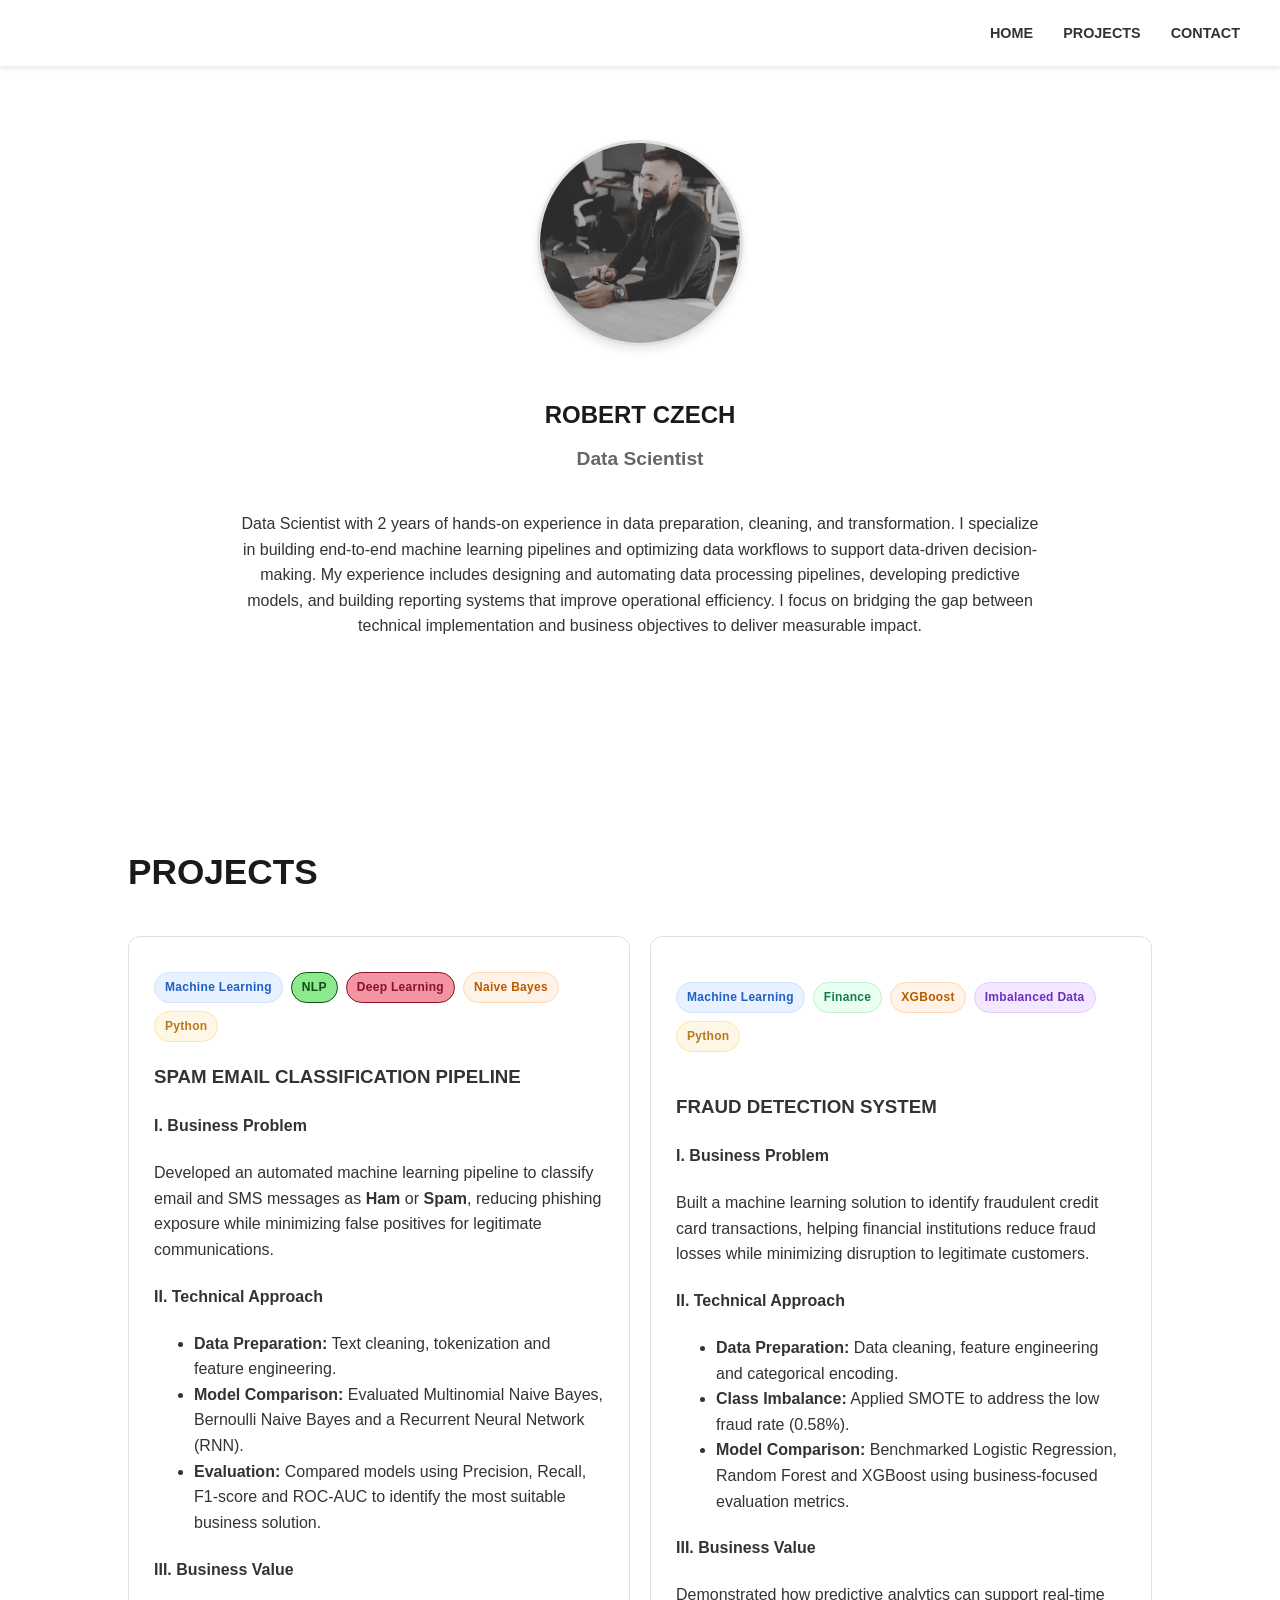
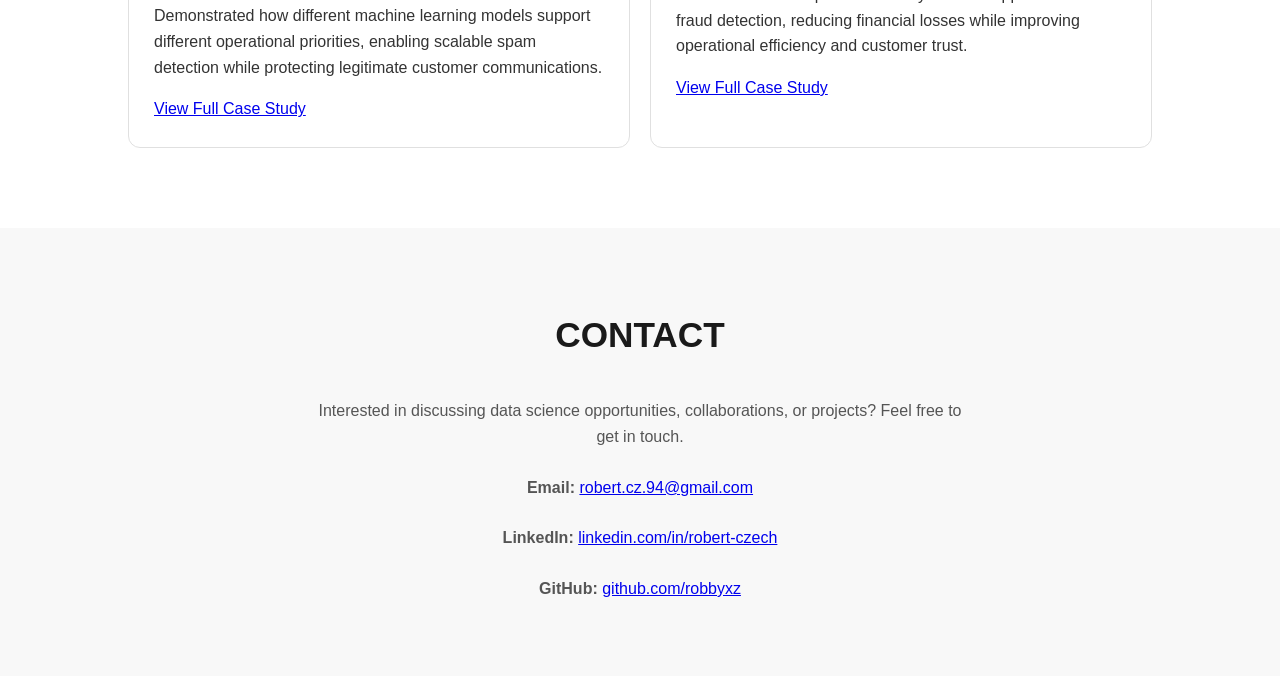
<file: index.html>
<!DOCTYPE html>
<html lang="en">
<head>
    <meta charset="UTF-8">
    <title>ROBERT CZECH | Data Scientist</title>
    <link rel="stylesheet" href="css/style.css">
</head>
<body>

    <header id="header">
        <nav>
            <ul>
                <li><a href="#home">HOME</a></li>
                <li><a href="#projects">PROJECTS</a></li>
                <li><a href="#contact">CONTACT</a></li>
            </ul>
        </nav>
    </header>

    <section id="home">
        <div class="profile-photo">
            <img src="images/myphoto.jpg" alt="Robert Czech">
        </div>
        <h1>ROBERT CZECH</h1>
        <h3 class="name-sub">Data Scientist</h3>
        <p>
           Data Scientist with 2 years of hands-on experience in data preparation, cleaning, and transformation. I specialize in building end-to-end machine learning pipelines and optimizing data workflows to support data-driven decision-making. My experience includes designing and automating data processing pipelines, developing predictive models, and building reporting systems that improve operational efficiency. I focus on bridging the gap between technical implementation and business objectives to deliver measurable impact. 
        </p>
    </section>

    <section id="projects">
        <h2>PROJECTS</h2>
        <div class="project-grid">
            
            <div class="project-card">
    <div class="project-tags">
    <span class="tag tag-ml">Machine Learning</span>
    <span class="tag tag-nlp">NLP</span>
    <span class="tag tag-dl">Deep Learning</span>
    <span class="tag tag-tree">Naive Bayes</span>
    <span class="tag tag-python">Python</span>
    </div>
    <h3>SPAM EMAIL CLASSIFICATION PIPELINE</h3>

    <h4>I. Business Problem</h4>

    <p>
        Developed an automated machine learning pipeline to classify email and SMS messages as
        <b>Ham</b> or <b>Spam</b>, reducing phishing exposure while minimizing false positives for
        legitimate communications.
    </p>

    <h4>II. Technical Approach</h4>

    <ul>
        <li><b>Data Preparation:</b> Text cleaning, tokenization and feature engineering.</li>

        <li><b>Model Comparison:</b> Evaluated Multinomial Naive Bayes, Bernoulli Naive Bayes and a Recurrent Neural Network (RNN).</li>

        <li><b>Evaluation:</b> Compared models using Precision, Recall, F1-score and ROC-AUC to identify the most suitable business solution.</li>
    </ul>

    <h4>III. Business Value</h4>

    <p>
        Demonstrated how different machine learning models support different operational priorities,
        enabling scalable spam detection while protecting legitimate customer communications.
    </p>

    <a href="spam_detection.html">View Full Case Study</a>

</div>

            <div class="project-card">
    <div class="project-tags">
    <div class="project-tags">
    <span class="tag tag-ml">Machine Learning</span>
    <span class="tag tag-finance">Finance</span>
    <span class="tag tag-tree">XGBoost</span>
    <span class="tag tag-imbalance">Imbalanced Data</span>
    <span class="tag tag-python">Python</span>
</div>
</div>
    <h3>FRAUD DETECTION SYSTEM</h3>

    <h4>I. Business Problem</h4>

    <p>
        Built a machine learning solution to identify fraudulent credit card transactions,
        helping financial institutions reduce fraud losses while minimizing disruption to legitimate customers.
    </p>

    <h4>II. Technical Approach</h4>

    <ul>

        <li><b>Data Preparation:</b> Data cleaning, feature engineering and categorical encoding.</li>

        <li><b>Class Imbalance:</b> Applied SMOTE to address the low fraud rate (0.58%).</li>

        <li><b>Model Comparison:</b> Benchmarked Logistic Regression, Random Forest and XGBoost using business-focused evaluation metrics.</li>

    </ul>

    <h4>III. Business Value</h4>

    <p>
        Demonstrated how predictive analytics can support real-time fraud detection,
        reducing financial losses while improving operational efficiency and customer trust.
    </p>

    <a href="fraud_detection.html">View Full Case Study</a>

</div>
    </section>

    <section id="contact">
    <h2>CONTACT</h2>

    <p>
        Interested in discussing data science opportunities, collaborations, or projects?
        Feel free to get in touch.
    </p>

    <p>
        <strong>Email:</strong>
        <a href="mailto:robert.cz.94@gmail.com">robert.cz.94@gmail.com</a>
    </p>

    <p>
        <strong>LinkedIn:</strong>
        <a href="https://www.linkedin.com/in/robert-czech94/" target="_blank">
            linkedin.com/in/robert-czech
        </a>
    </p>

    <p>
        <strong>GitHub:</strong>
        <a href="https://github.com/robbyxz" target="_blank">
            github.com/robbyxz
        </a>
    </p>
</section>

</body>
</html>
</file>
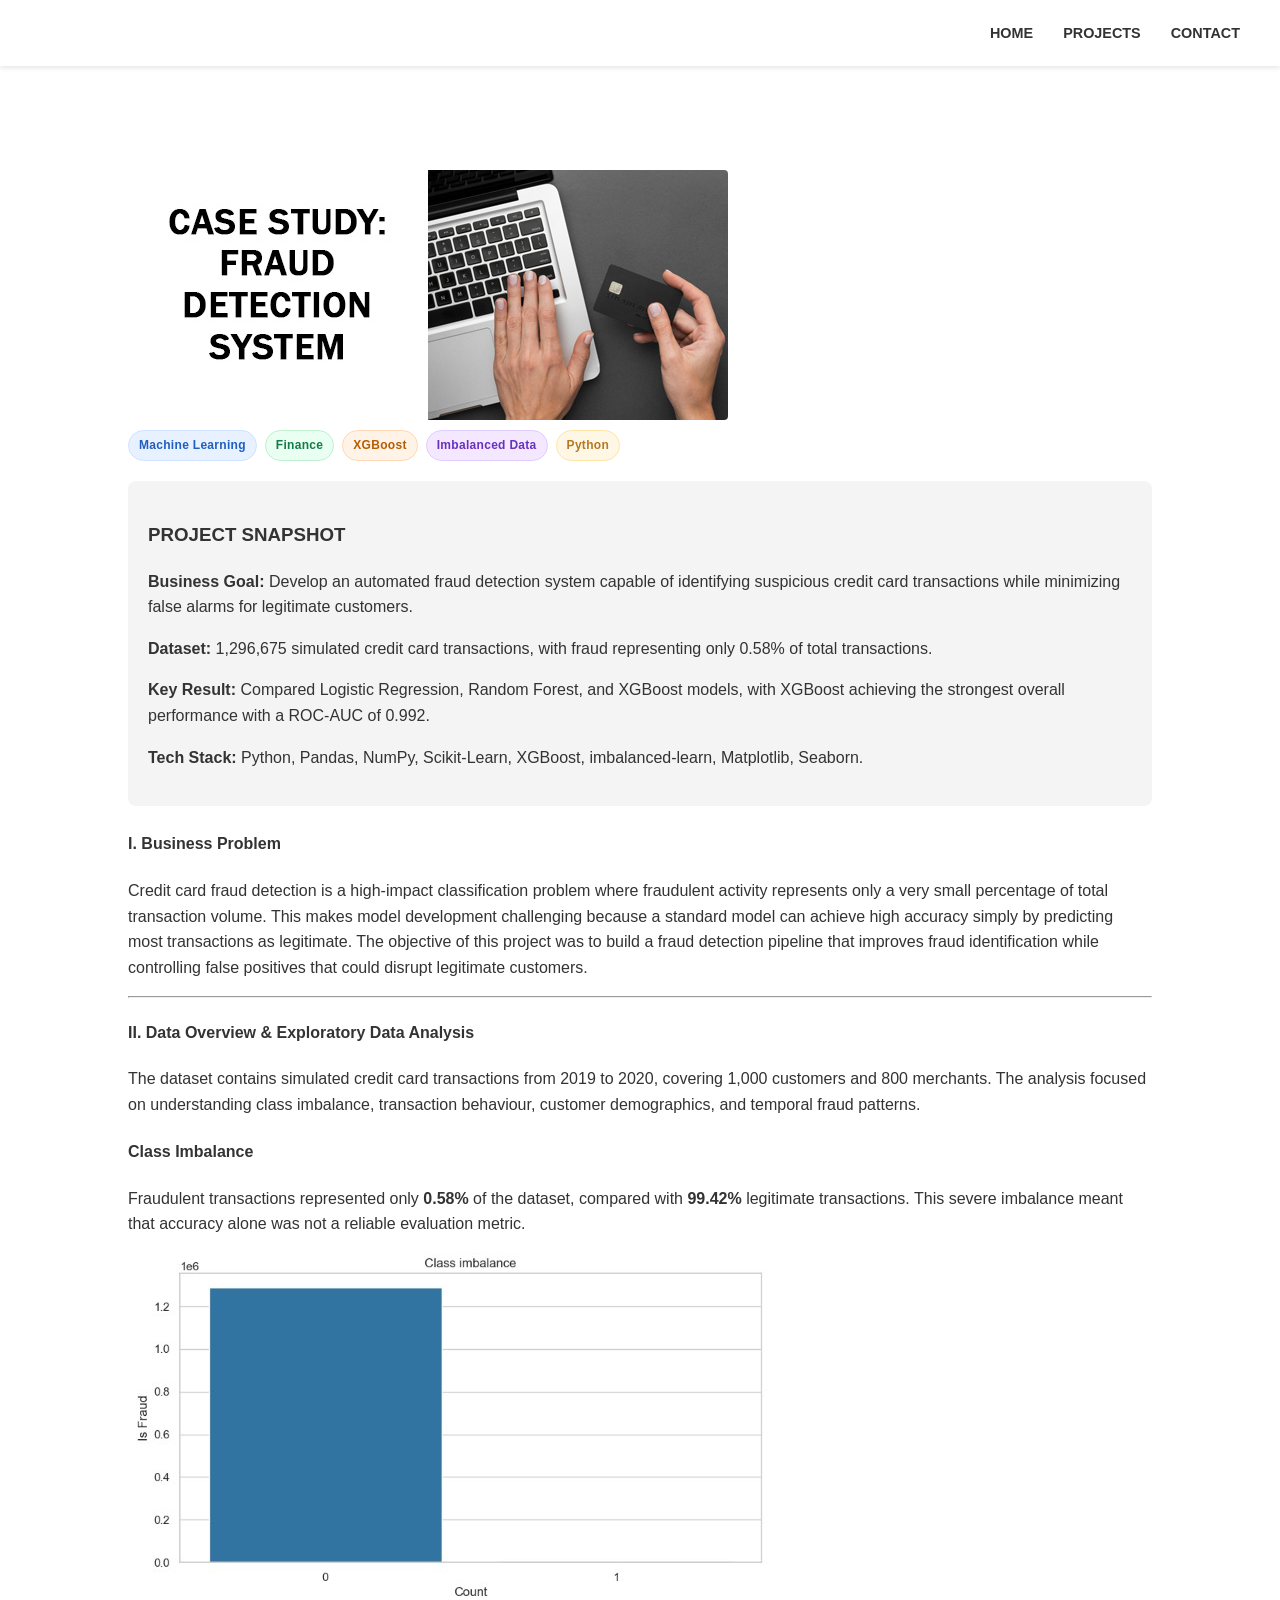
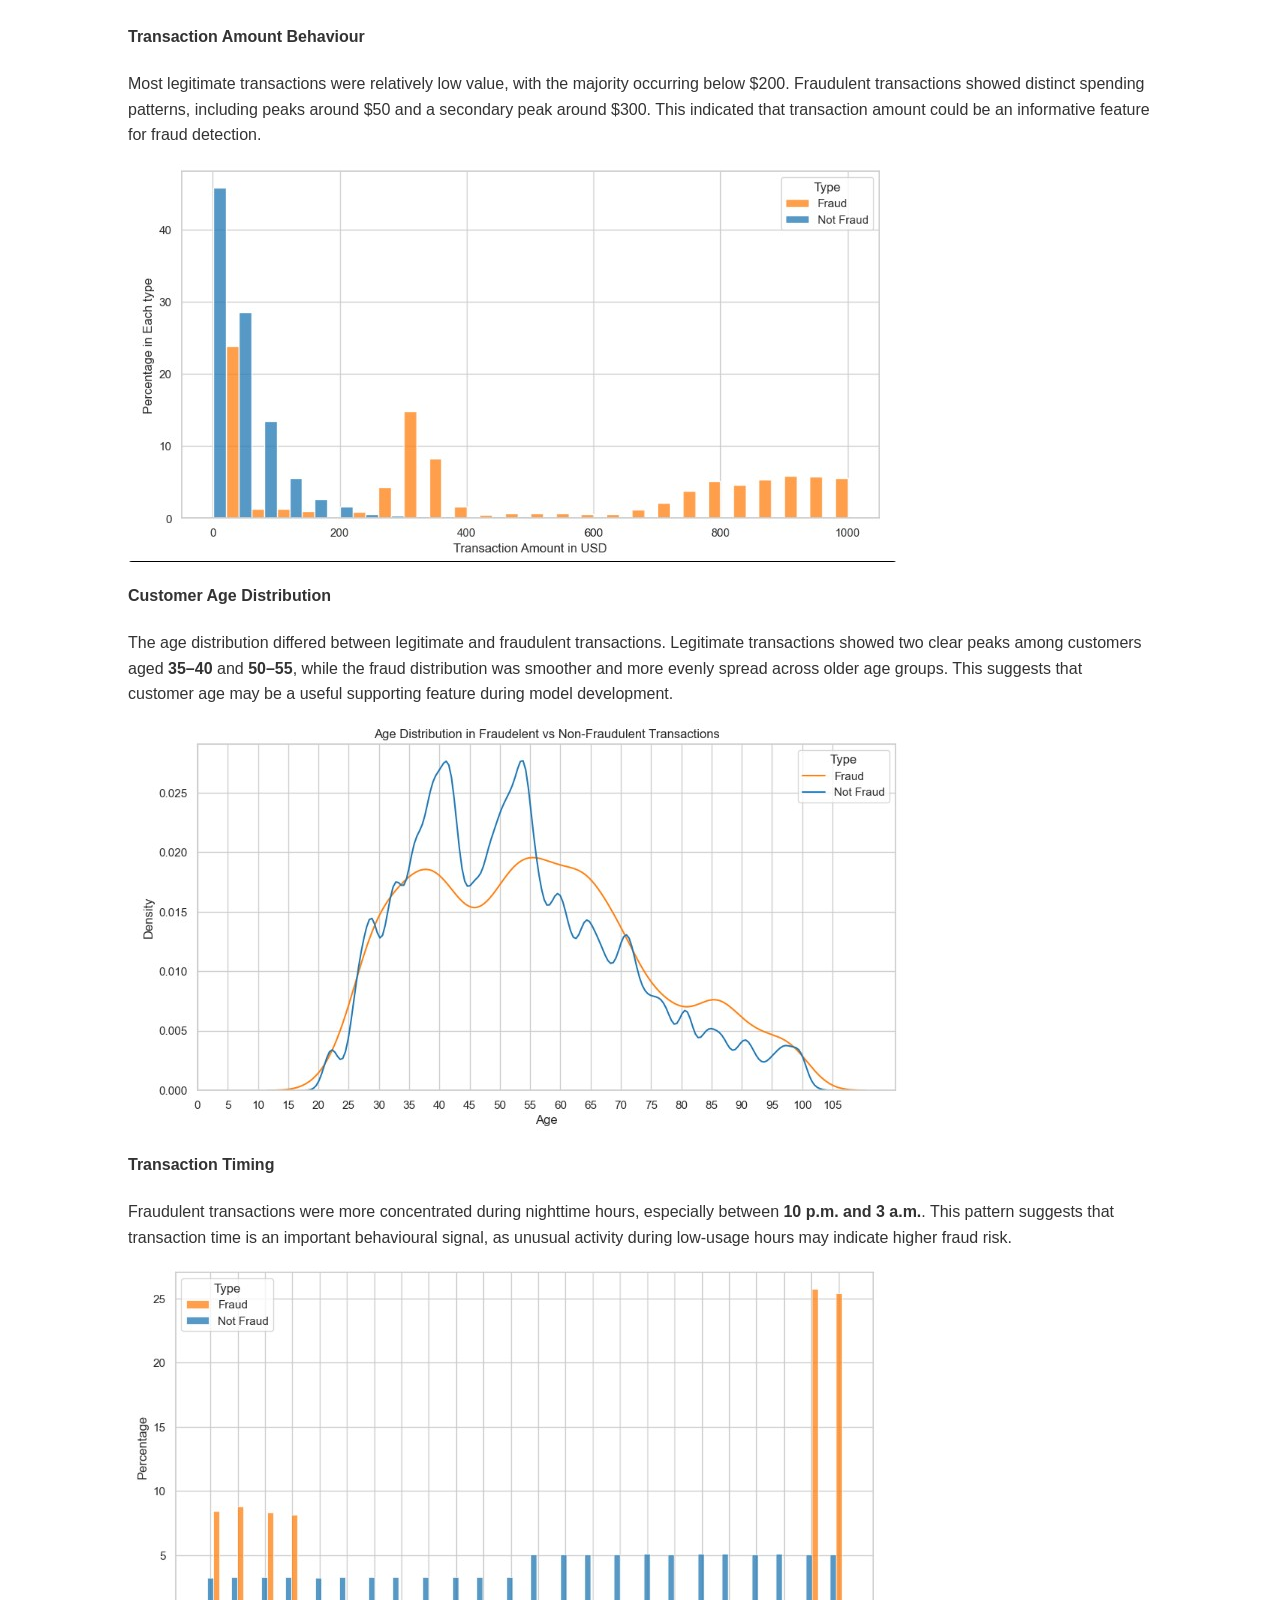
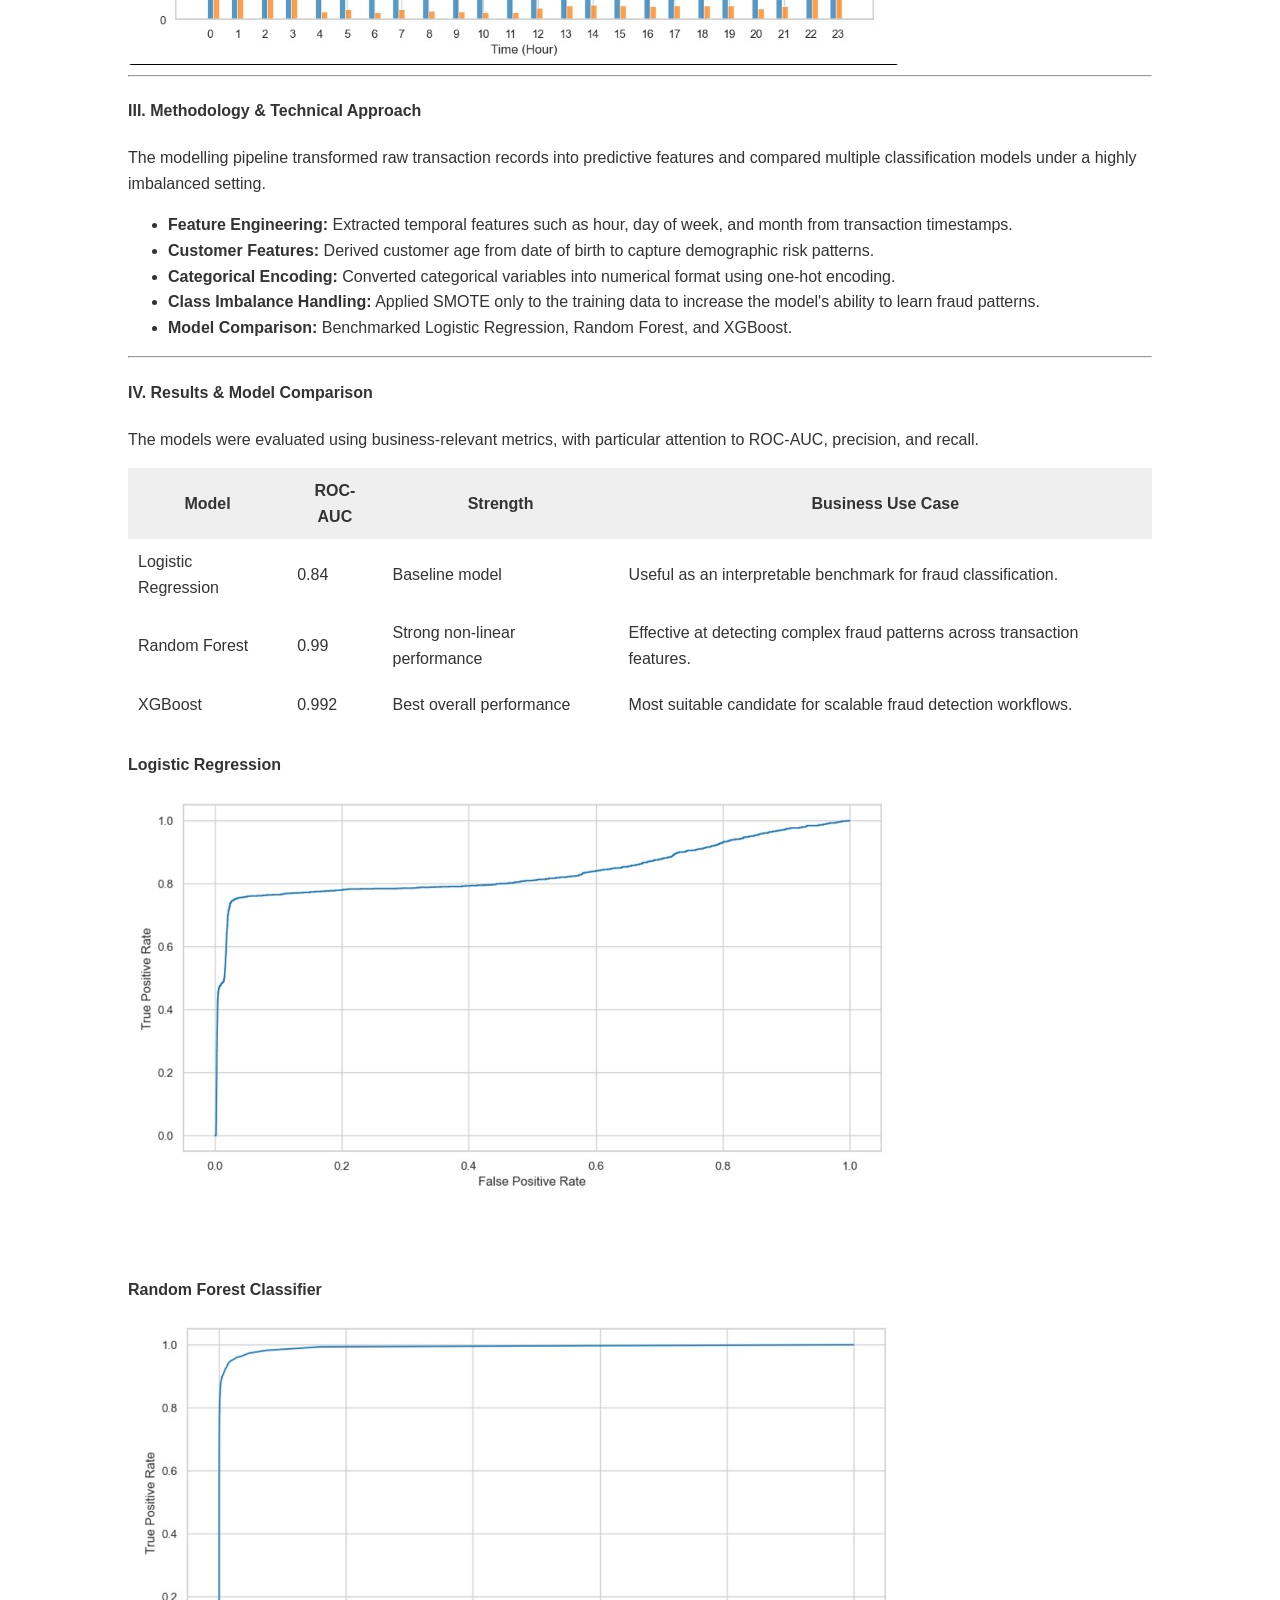
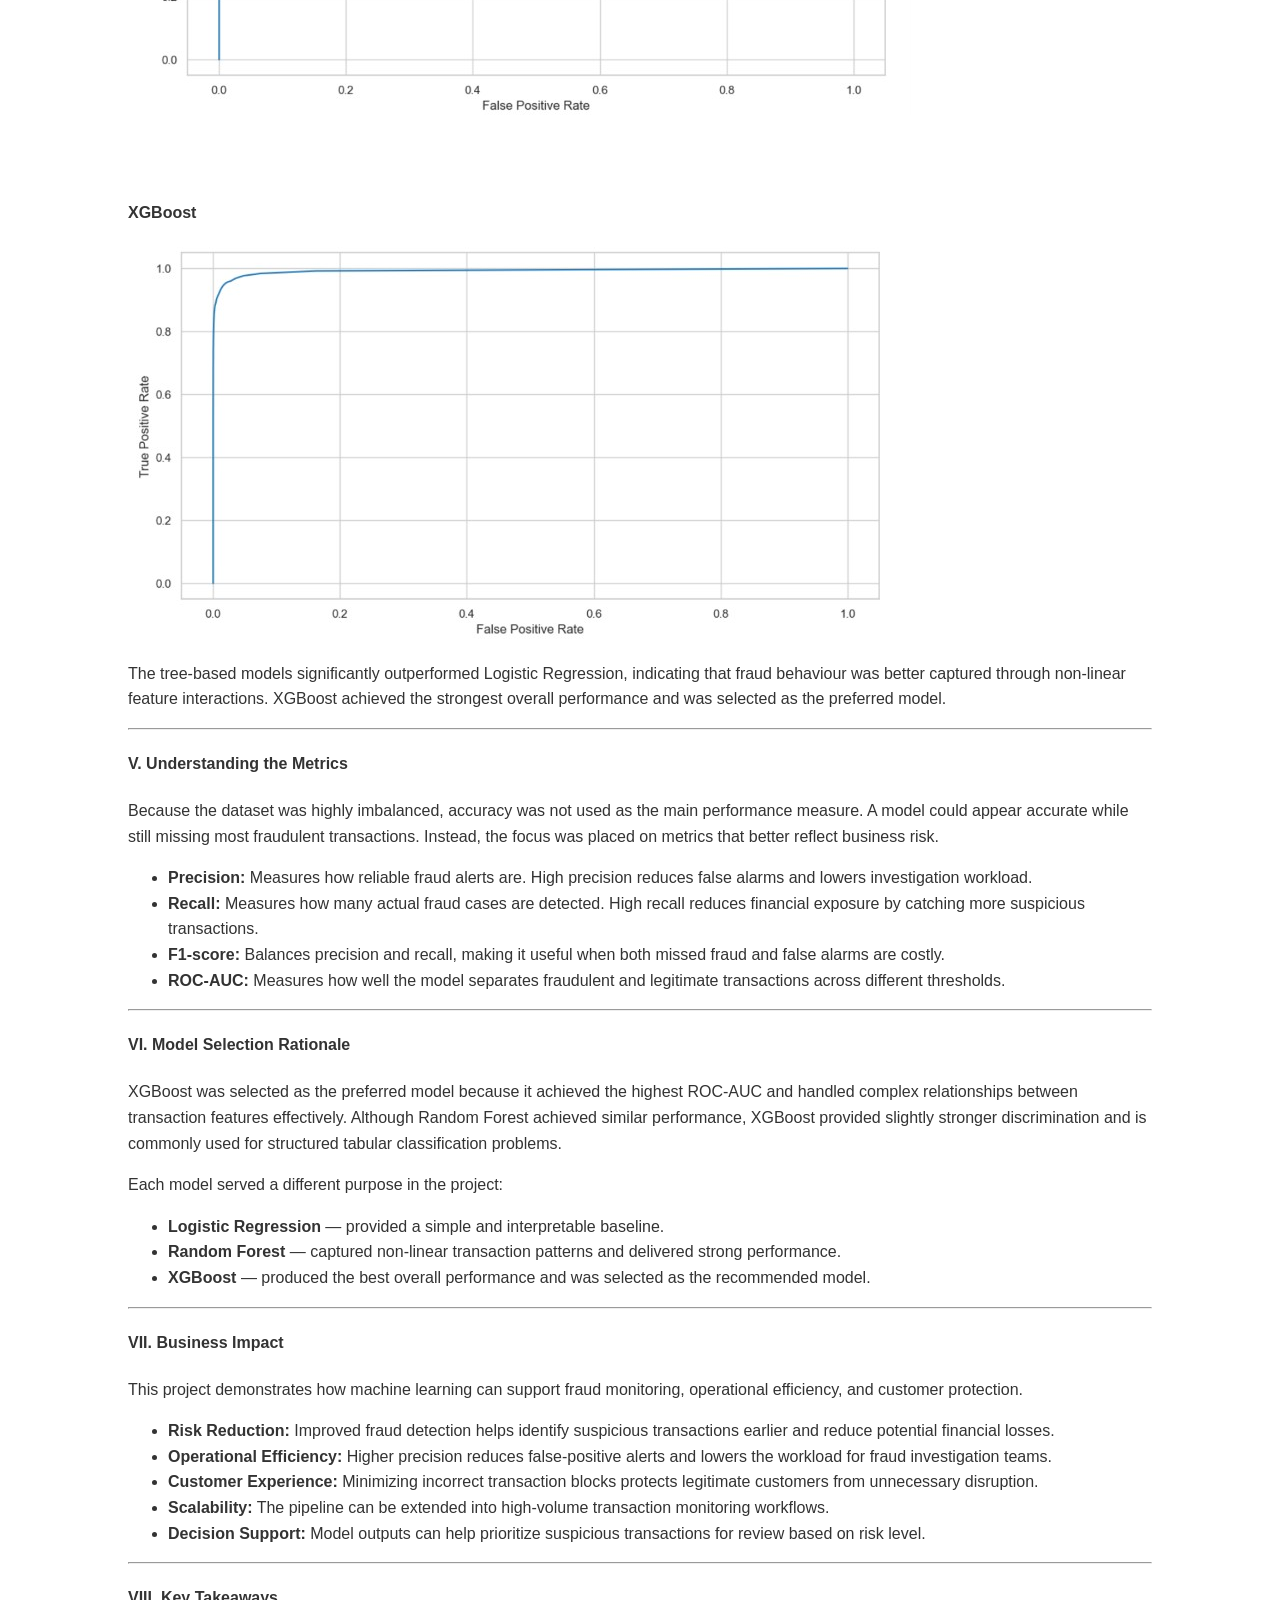
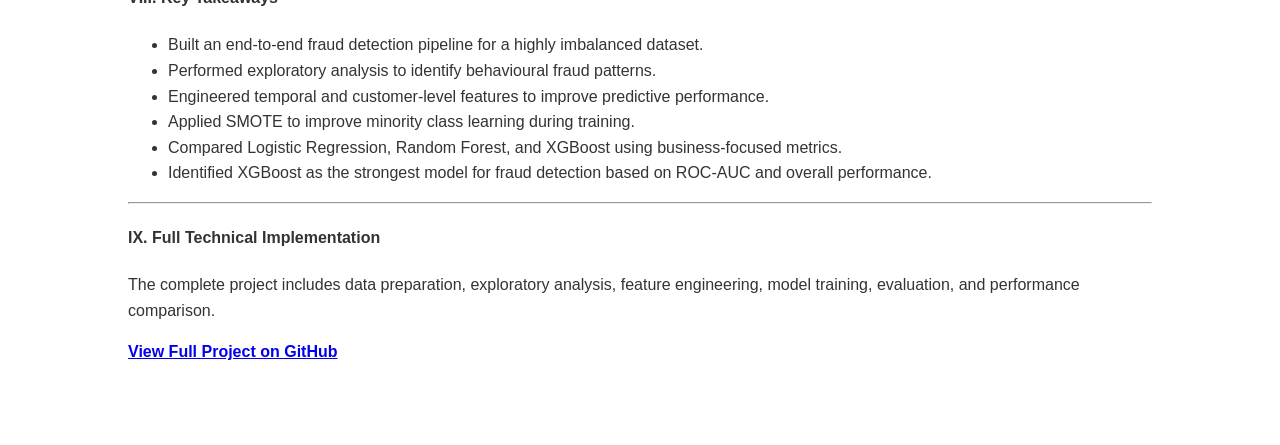
<file: fraud_detection.html>
<!DOCTYPE html>
<html lang="en">
<head>
    <meta charset="UTF-8">
    <meta name="viewport" content="width=device-width, initial-scale=1.0">
    <title>Fraud Detection Case Study | Robert Czech</title>
    <link rel="stylesheet" href="css/style.css">
</head>
<body>
    
<header id="header">
    <nav>
        <ul>
            <li><a href="index.html#home">HOME</a></li>
            <li><a href="index.html#projects">PROJECTS</a></li>
            <li><a href="index.html#contact">CONTACT</a></li>
        </ul>
    </nav>
</header>

<div id="wrapper">
<section id="main">
<div class="inner">

<img src="images/fraud_title.jpg" alt="Fraud Detection"/>

<div class="project-tags">
    <span class="tag tag-ml">Machine Learning</span>
    <span class="tag tag-finance">Finance</span>
    <span class="tag tag-tree">XGBoost</span>
    <span class="tag tag-imbalance">Imbalanced Data</span>
    <span class="tag tag-python">Python</span>
</div>

<div class="summary-box" style="background:#f4f4f4;padding:20px;border-radius:8px;margin-bottom:25px;">

<h3>PROJECT SNAPSHOT</h3>

<p><strong>Business Goal:</strong> Develop an automated fraud detection system capable of identifying suspicious credit card transactions while minimizing false alarms for legitimate customers.</p>

<p><strong>Dataset:</strong> 1,296,675 simulated credit card transactions, with fraud representing only 0.58% of total transactions.</p>

<p><strong>Key Result:</strong> Compared Logistic Regression, Random Forest, and XGBoost models, with XGBoost achieving the strongest overall performance with a ROC-AUC of 0.992.</p>

<p><strong>Tech Stack:</strong> Python, Pandas, NumPy, Scikit-Learn, XGBoost, imbalanced-learn, Matplotlib, Seaborn.</p>

</div>

<h4>I. Business Problem</h4>

<p>
Credit card fraud detection is a high-impact classification problem where fraudulent activity represents only a very small percentage of total transaction volume. 
This makes model development challenging because a standard model can achieve high accuracy simply by predicting most transactions as legitimate.
The objective of this project was to build a fraud detection pipeline that improves fraud identification while controlling false positives that could disrupt legitimate customers.
</p>

<hr>

<h4>II. Data Overview & Exploratory Data Analysis</h4>

<p>
The dataset contains simulated credit card transactions from 2019 to 2020, covering 1,000 customers and 800 merchants.
The analysis focused on understanding class imbalance, transaction behaviour, customer demographics, and temporal fraud patterns.
</p>

<h4>Class Imbalance</h4>

<p>
Fraudulent transactions represented only <b>0.58%</b> of the dataset, compared with <b>99.42%</b> legitimate transactions.
This severe imbalance meant that accuracy alone was not a reliable evaluation metric.
</p>

<img src="images/fraud_imbalance.jpg" alt="Fraud class imbalance"/>

<h4>Transaction Amount Behaviour</h4>

<p>
Most legitimate transactions were relatively low value, with the majority occurring below $200.
Fraudulent transactions showed distinct spending patterns, including peaks around $50 and a secondary peak around $300.
This indicated that transaction amount could be an informative feature for fraud detection.
</p>

<img src="images/amount_fraud.jpg" alt="Transaction amount by fraud status"/>

<h4>Customer Age Distribution</h4>

<p>
The age distribution differed between legitimate and fraudulent transactions.
Legitimate transactions showed two clear peaks among customers aged <b>35–40</b> and <b>50–55</b>,
while the fraud distribution was smoother and more evenly spread across older age groups.
This suggests that customer age may be a useful supporting feature during model development.
</p>

<img src="images/age_fraud.jpg" alt="Customer age distribution by fraud status"/>

<h4>Transaction Timing</h4>

<p>
Fraudulent transactions were more concentrated during nighttime hours, especially between <b>10 p.m. and 3 a.m.</b>.
This pattern suggests that transaction time is an important behavioural signal, as unusual activity during low-usage hours may indicate higher fraud risk.
</p>

<img src="images/time_fraud.jpg" alt="Fraud transactions by hour"/>

<hr>

<h4>III. Methodology & Technical Approach</h4>

<p>
The modelling pipeline transformed raw transaction records into predictive features and compared multiple classification models under a highly imbalanced setting.
</p>

<ul>
    <li><b>Feature Engineering:</b> Extracted temporal features such as hour, day of week, and month from transaction timestamps.</li>
    <li><b>Customer Features:</b> Derived customer age from date of birth to capture demographic risk patterns.</li>
    <li><b>Categorical Encoding:</b> Converted categorical variables into numerical format using one-hot encoding.</li>
    <li><b>Class Imbalance Handling:</b> Applied SMOTE only to the training data to increase the model's ability to learn fraud patterns.</li>
    <li><b>Model Comparison:</b> Benchmarked Logistic Regression, Random Forest, and XGBoost.</li>
</ul>

<hr>

<h4>IV. Results & Model Comparison</h4>

<p>
The models were evaluated using business-relevant metrics, with particular attention to ROC-AUC, precision, and recall.
</p>

<table style="width:100%;border-collapse:collapse;margin-bottom:25px;">
<thead>
<tr style="background:#efefef;">
<th style="padding:10px;">Model</th>
<th style="padding:10px;">ROC-AUC</th>
<th style="padding:10px;">Strength</th>
<th style="padding:10px;">Business Use Case</th>
</tr>
</thead>

<tbody>

<tr>
<td style="padding:10px;">Logistic Regression</td>
<td style="padding:10px;">0.84</td>
<td style="padding:10px;">Baseline model</td>
<td style="padding:10px;">Useful as an interpretable benchmark for fraud classification.</td>
</tr>

<tr>
<td style="padding:10px;">Random Forest</td>
<td style="padding:10px;">0.99</td>
<td style="padding:10px;">Strong non-linear performance</td>
<td style="padding:10px;">Effective at detecting complex fraud patterns across transaction features.</td>
</tr>

<tr>
<td style="padding:10px;">XGBoost</td>
<td style="padding:10px;">0.992</td>
<td style="padding:10px;">Best overall performance</td>
<td style="padding:10px;">Most suitable candidate for scalable fraud detection workflows.</td>
</tr>

</tbody>
</table>
<h4>Logistic Regression</h4>
<img src="images/logreg_roc.jpg" alt="LOG REG ROC"/>
<br><br>
<h4>Random Forest Classifier</h4>
<img src="images/randfor_roc.jpg" alt="RANDOM FOREST ROC"/>
<br><br>
<h4>XGBoost</h4>
<img src="images/xgb_roc.jpg" alt="XGBOOST ROC"/>
<p>
The tree-based models significantly outperformed Logistic Regression, indicating that fraud behaviour was better captured through non-linear feature interactions.
XGBoost achieved the strongest overall performance and was selected as the preferred model.
</p>

<hr>

<h4>V. Understanding the Metrics</h4>

<p>
Because the dataset was highly imbalanced, accuracy was not used as the main performance measure.
A model could appear accurate while still missing most fraudulent transactions.
Instead, the focus was placed on metrics that better reflect business risk.
</p>

<ul>
    <li><b>Precision:</b> Measures how reliable fraud alerts are. High precision reduces false alarms and lowers investigation workload.</li>
    <li><b>Recall:</b> Measures how many actual fraud cases are detected. High recall reduces financial exposure by catching more suspicious transactions.</li>
    <li><b>F1-score:</b> Balances precision and recall, making it useful when both missed fraud and false alarms are costly.</li>
    <li><b>ROC-AUC:</b> Measures how well the model separates fraudulent and legitimate transactions across different thresholds.</li>
</ul>

<hr>

<h4>VI. Model Selection Rationale</h4>

<p>
XGBoost was selected as the preferred model because it achieved the highest ROC-AUC and handled complex relationships between transaction features effectively.
Although Random Forest achieved similar performance, XGBoost provided slightly stronger discrimination and is commonly used for structured tabular classification problems.
</p>

<p>
Each model served a different purpose in the project:
</p>

<ul>
    <li><b>Logistic Regression</b> — provided a simple and interpretable baseline.</li>
    <li><b>Random Forest</b> — captured non-linear transaction patterns and delivered strong performance.</li>
    <li><b>XGBoost</b> — produced the best overall performance and was selected as the recommended model.</li>
</ul>

<hr>

<h4>VII. Business Impact</h4>

<p>
This project demonstrates how machine learning can support fraud monitoring, operational efficiency, and customer protection.
</p>

<ul>
    <li><b>Risk Reduction:</b> Improved fraud detection helps identify suspicious transactions earlier and reduce potential financial losses.</li>
    <li><b>Operational Efficiency:</b> Higher precision reduces false-positive alerts and lowers the workload for fraud investigation teams.</li>
    <li><b>Customer Experience:</b> Minimizing incorrect transaction blocks protects legitimate customers from unnecessary disruption.</li>
    <li><b>Scalability:</b> The pipeline can be extended into high-volume transaction monitoring workflows.</li>
    <li><b>Decision Support:</b> Model outputs can help prioritize suspicious transactions for review based on risk level.</li>
</ul>

<hr>

<h4>VIII. Key Takeaways</h4>

<ul>
    <li>Built an end-to-end fraud detection pipeline for a highly imbalanced dataset.</li>
    <li>Performed exploratory analysis to identify behavioural fraud patterns.</li>
    <li>Engineered temporal and customer-level features to improve predictive performance.</li>
    <li>Applied SMOTE to improve minority class learning during training.</li>
    <li>Compared Logistic Regression, Random Forest, and XGBoost using business-focused metrics.</li>
    <li>Identified XGBoost as the strongest model for fraud detection based on ROC-AUC and overall performance.</li>
</ul>

<hr>

<h4>IX. Full Technical Implementation</h4>

<p>
The complete project includes data preparation, exploratory analysis, feature engineering, model training, evaluation, and performance comparison.
</p>

<a href="https://github.com/robbyxz/fraud-detection" target="_blank">
<b>View Full Project on GitHub</b>
</a>

</div>
</section>
</div>

</body>
</html>
</file>
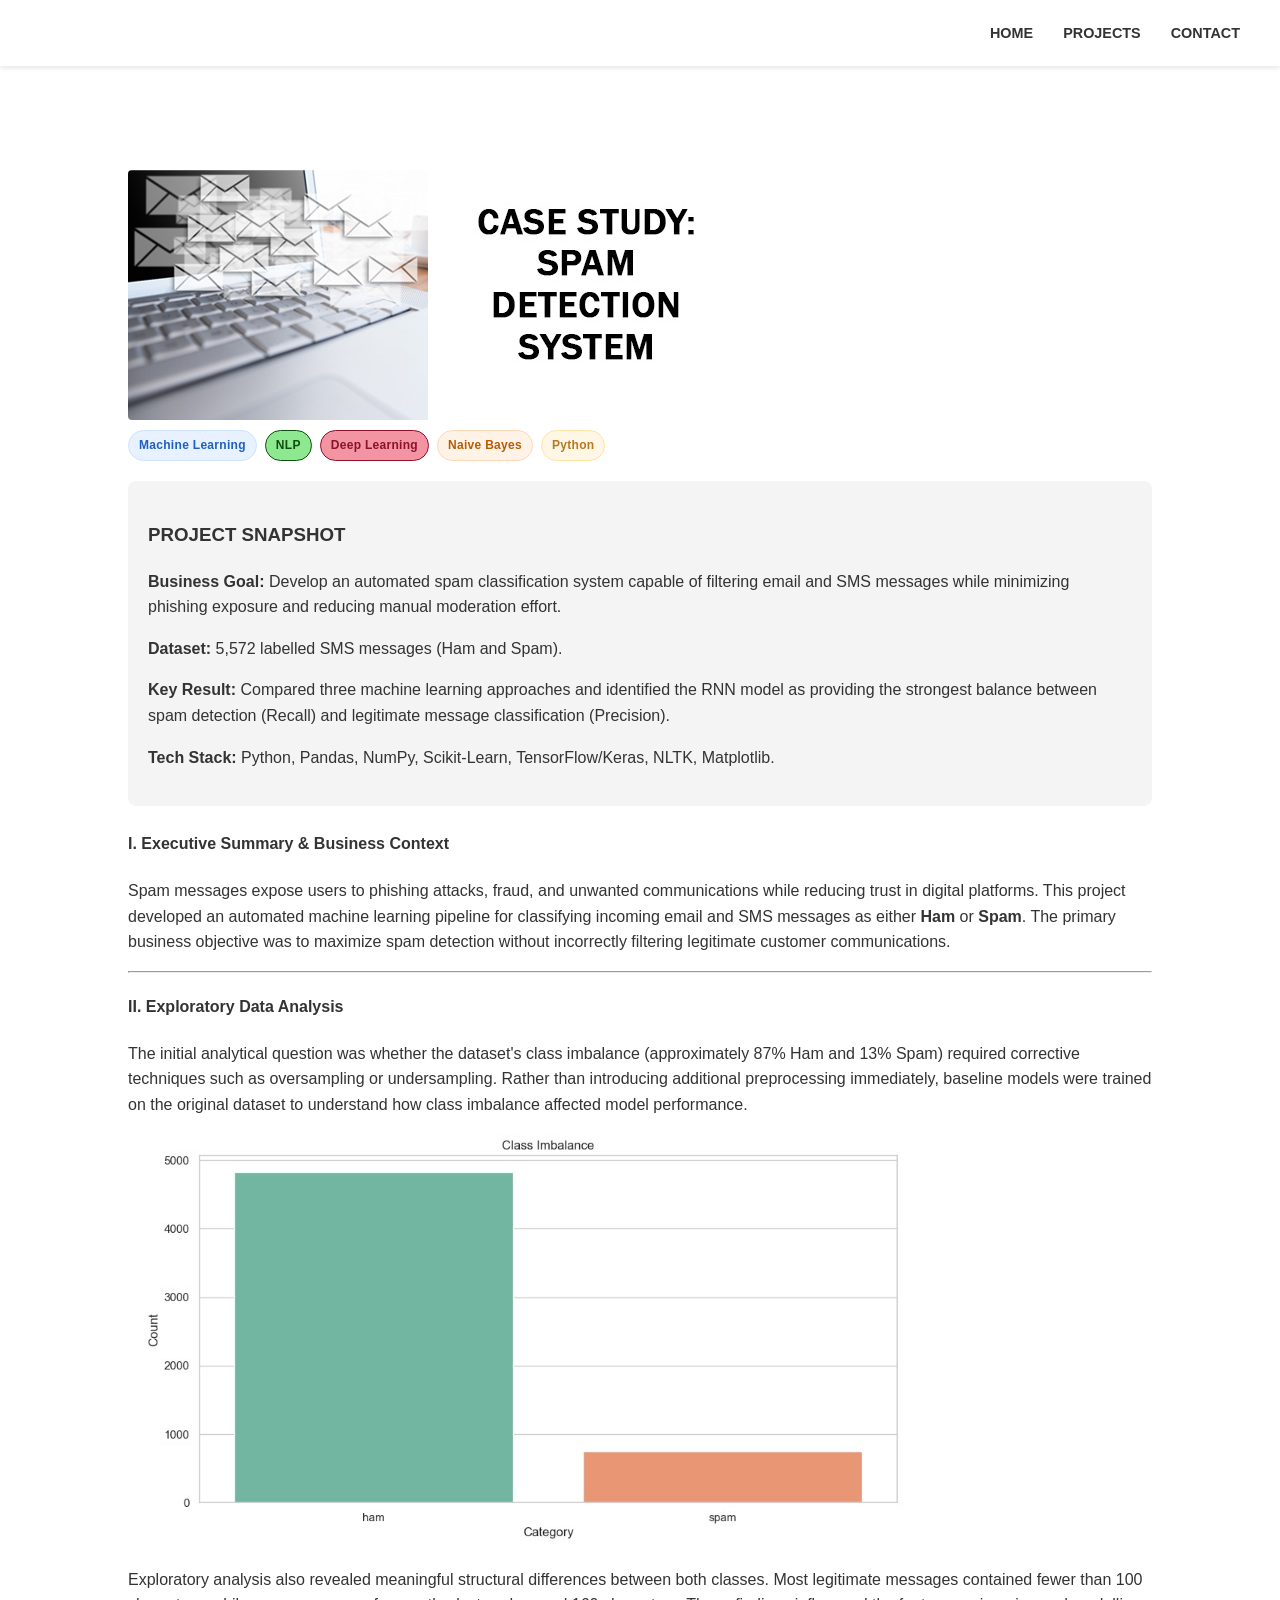
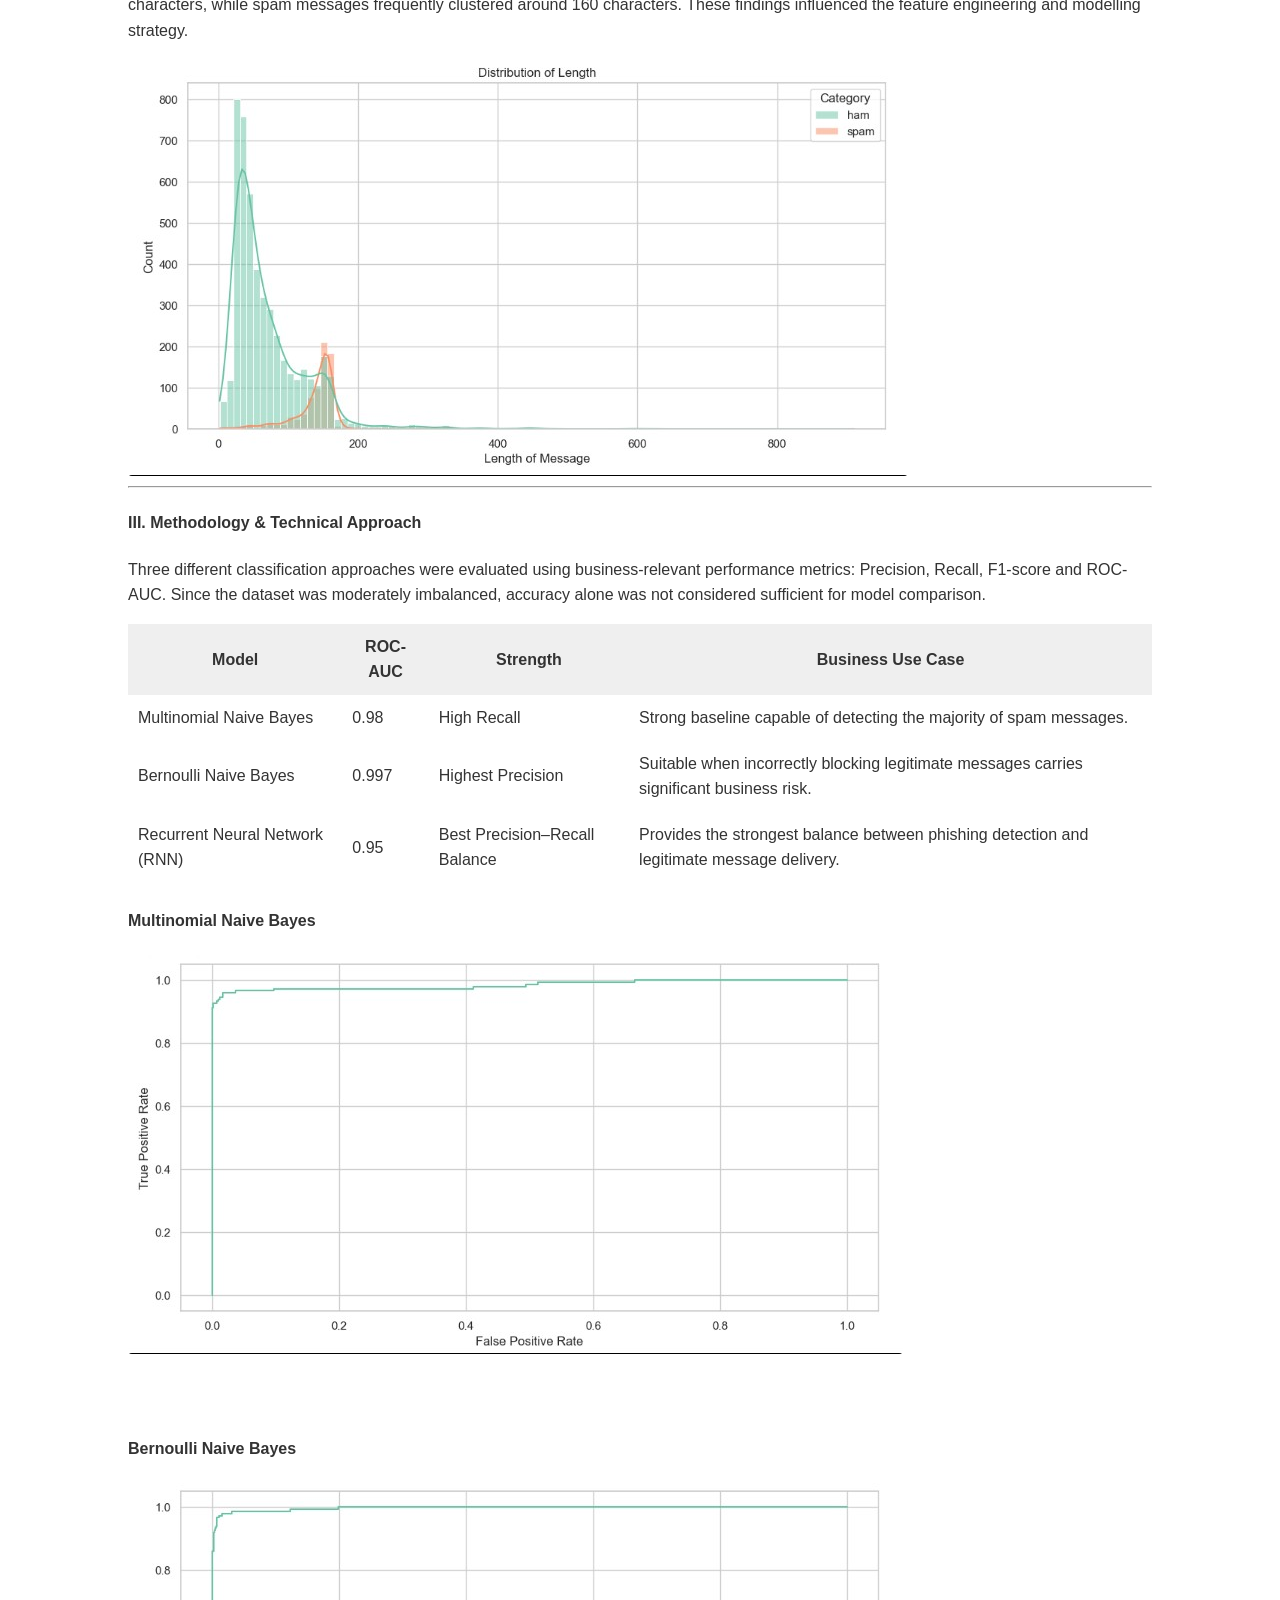
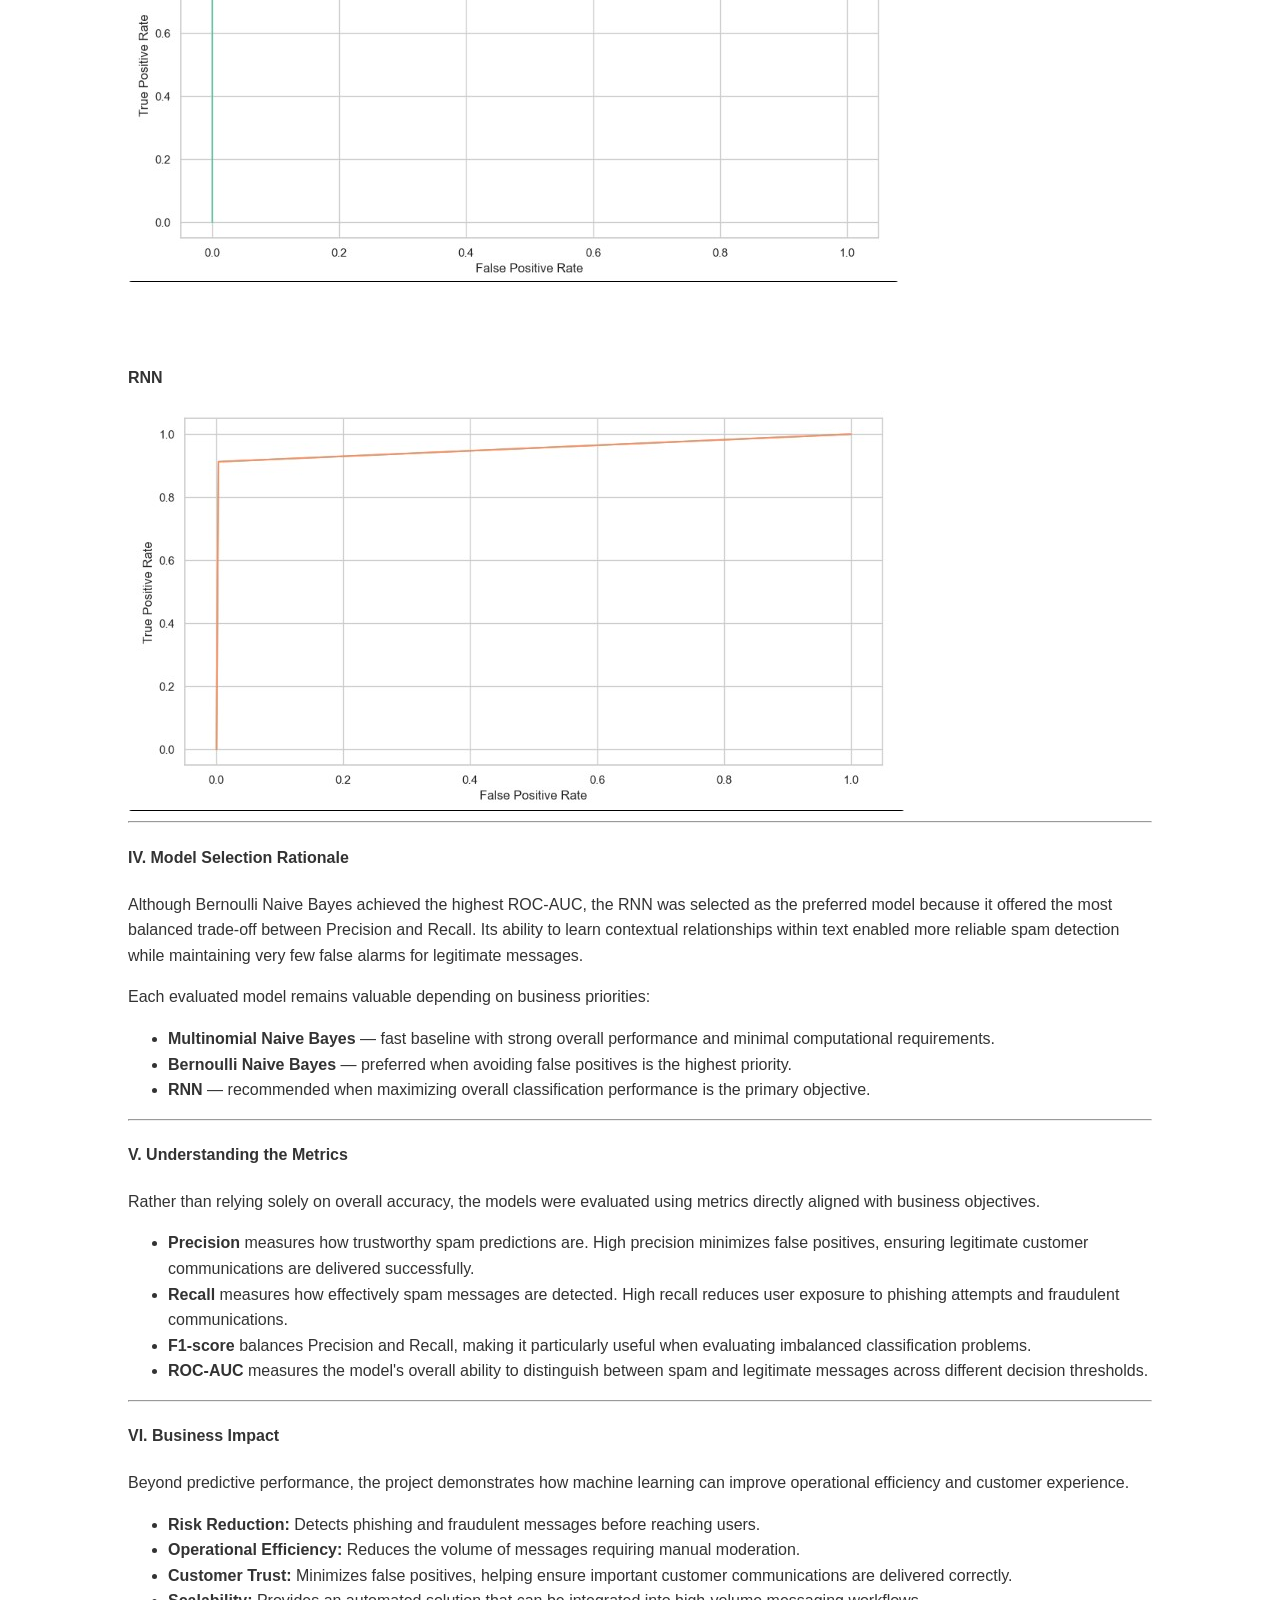
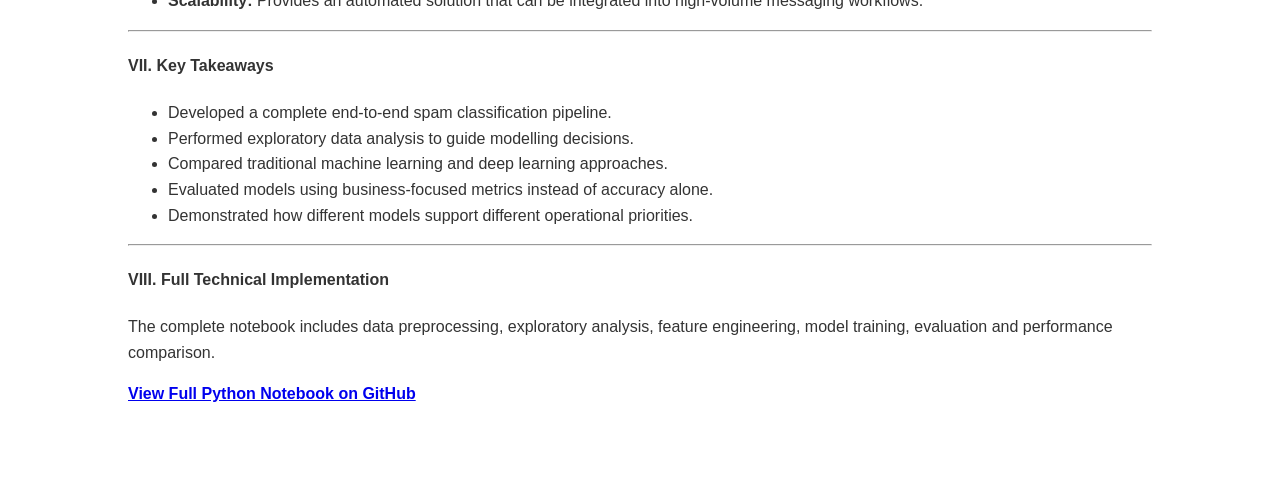
<file: spam_detection.html>
<!DOCTYPE html>
<html lang="en">
<head>
    <meta charset="UTF-8">
    <meta name="viewport" content="width=device-width, initial-scale=1.0">
    <title>Spam Detection | Robert Czech</title>
    <link rel="stylesheet" href="css/style.css">
</head>
<body>

<header id="header">
    <nav>
        <ul>
            <li><a href="index.html#home">HOME</a></li>
            <li><a href="index.html#projects">PROJECTS</a></li>
            <li><a href="index.html#contact">CONTACT</a></li>
        </ul>
    </nav>
</header>

<div id="wrapper">
<section id="main">
<div class="inner">

<img src="images/spam_title.jpg" alt="Spam Detection"/>
<div class="project-tags">
    <span class="tag tag-ml">Machine Learning</span>
    <span class="tag tag-nlp">NLP</span>
    <span class="tag tag-dl">Deep Learning</span>
    <span class="tag tag-tree">Naive Bayes</span>
    <span class="tag tag-python">Python</span>
</div>
    
<div class="summary-box" style="background:#f4f4f4;padding:20px;border-radius:8px;margin-bottom:25px;">

<h3>PROJECT SNAPSHOT</h3>

<p><strong>Business Goal:</strong> Develop an automated spam classification system capable of filtering email and SMS messages while minimizing phishing exposure and reducing manual moderation effort.</p>

<p><strong>Dataset:</strong> 5,572 labelled SMS messages (Ham and Spam).</p>

<p><strong>Key Result:</strong> Compared three machine learning approaches and identified the RNN model as providing the strongest balance between spam detection (Recall) and legitimate message classification (Precision).</p>

<p><strong>Tech Stack:</strong> Python, Pandas, NumPy, Scikit-Learn, TensorFlow/Keras, NLTK, Matplotlib.</p>

</div>

<h4>I. Executive Summary & Business Context</h4>

<p>
Spam messages expose users to phishing attacks, fraud, and unwanted communications while reducing trust in digital platforms.
This project developed an automated machine learning pipeline for classifying incoming email and SMS messages as either <b>Ham</b> or <b>Spam</b>.
The primary business objective was to maximize spam detection without incorrectly filtering legitimate customer communications.
</p>

<hr>

<h4>II. Exploratory Data Analysis</h4>

<p>
The initial analytical question was whether the dataset's class imbalance (approximately 87% Ham and 13% Spam)
required corrective techniques such as oversampling or undersampling.
Rather than introducing additional preprocessing immediately,
baseline models were trained on the original dataset to understand how class imbalance affected model performance.
</p>

<img src="images/classimbalance_spamdet.jpg" alt="Class imbalance"/>

<p>
Exploratory analysis also revealed meaningful structural differences between both classes.
Most legitimate messages contained fewer than 100 characters,
while spam messages frequently clustered around 160 characters.
These findings influenced the feature engineering and modelling strategy.
</p>

<img src="images/message_len.jpg" alt="Message length"/>

<hr>

<h4>III. Methodology & Technical Approach</h4>

<p>
Three different classification approaches were evaluated using business-relevant performance metrics:
Precision, Recall, F1-score and ROC-AUC.
Since the dataset was moderately imbalanced,
accuracy alone was not considered sufficient for model comparison.
</p>

<table style="width:100%;border-collapse:collapse;margin-bottom:25px;">
<thead>
<tr style="background:#efefef;">
<th style="padding:10px;">Model</th>
<th style="padding:10px;">ROC-AUC</th>
<th style="padding:10px;">Strength</th>
<th style="padding:10px;">Business Use Case</th>
</tr>
</thead>

<tbody>

<tr>
<td style="padding:10px;">Multinomial Naive Bayes</td>
<td style="padding:10px;">0.98</td>
<td style="padding:10px;">High Recall</td>
<td style="padding:10px;">Strong baseline capable of detecting the majority of spam messages.</td>
</tr>

<tr>
<td style="padding:10px;">Bernoulli Naive Bayes</td>
<td style="padding:10px;">0.997</td>
<td style="padding:10px;">Highest Precision</td>
<td style="padding:10px;">Suitable when incorrectly blocking legitimate messages carries significant business risk.</td>
</tr>

<tr>
<td style="padding:10px;">Recurrent Neural Network (RNN)</td>
<td style="padding:10px;">0.95</td>
<td style="padding:10px;">Best Precision–Recall Balance</td>
<td style="padding:10px;">Provides the strongest balance between phishing detection and legitimate message delivery.</td>
</tr>

</tbody>
</table>
<h4>Multinomial Naive Bayes</h4>
<img src="images/NaiveBayes_ROC.jpg" alt="Multinomial NB ROC"/>
<br><br>
<h4>Bernoulli Naive Bayes</h4>
<img src="images/NaiveBayesBer_ROC.jpg" alt="Bernoulli NB ROC"/>
<br><br>
<h4>RNN</h4>
<img src="images/RNN_ROC.jpg" alt="RNN ROC"/>

<hr>

<h4>IV. Model Selection Rationale</h4>

<p>
Although Bernoulli Naive Bayes achieved the highest ROC-AUC,
the RNN was selected as the preferred model because it offered the most balanced trade-off between Precision and Recall.
Its ability to learn contextual relationships within text enabled more reliable spam detection while maintaining very few false alarms for legitimate messages.
</p>

<p>
Each evaluated model remains valuable depending on business priorities:
</p>

<ul>

<li><b>Multinomial Naive Bayes</b> — fast baseline with strong overall performance and minimal computational requirements.</li>

<li><b>Bernoulli Naive Bayes</b> — preferred when avoiding false positives is the highest priority.</li>

<li><b>RNN</b> — recommended when maximizing overall classification performance is the primary objective.</li>

</ul>

<hr>

<h4>V. Understanding the Metrics</h4>

<p>
Rather than relying solely on overall accuracy,
the models were evaluated using metrics directly aligned with business objectives.
</p>

<ul>

<li><b>Precision</b> measures how trustworthy spam predictions are. High precision minimizes false positives, ensuring legitimate customer communications are delivered successfully.</li>

<li><b>Recall</b> measures how effectively spam messages are detected. High recall reduces user exposure to phishing attempts and fraudulent communications.</li>

<li><b>F1-score</b> balances Precision and Recall, making it particularly useful when evaluating imbalanced classification problems.</li>

<li><b>ROC-AUC</b> measures the model's overall ability to distinguish between spam and legitimate messages across different decision thresholds.</li>

</ul>

<hr>

<h4>VI. Business Impact</h4>

<p>
Beyond predictive performance,
the project demonstrates how machine learning can improve operational efficiency and customer experience.
</p>

<ul>

<li><b>Risk Reduction:</b> Detects phishing and fraudulent messages before reaching users.</li>

<li><b>Operational Efficiency:</b> Reduces the volume of messages requiring manual moderation.</li>

<li><b>Customer Trust:</b> Minimizes false positives, helping ensure important customer communications are delivered correctly.</li>

<li><b>Scalability:</b> Provides an automated solution that can be integrated into high-volume messaging workflows.</li>

</ul>

<hr>

<h4>VII. Key Takeaways</h4>

<ul>

<li>Developed a complete end-to-end spam classification pipeline.</li>

<li>Performed exploratory data analysis to guide modelling decisions.</li>

<li>Compared traditional machine learning and deep learning approaches.</li>

<li>Evaluated models using business-focused metrics instead of accuracy alone.</li>

<li>Demonstrated how different models support different operational priorities.</li>

</ul>

<hr>

<h4>VIII. Full Technical Implementation</h4>

<p>
The complete notebook includes data preprocessing, exploratory analysis, feature engineering,
model training, evaluation and performance comparison.
</p>

<a href="https://github.com/robbyxz/spam-detection/blob/main/spam-detection.ipynb" target="_blank">
<b>View Full Python Notebook on GitHub</b>
</a>

</div>
</section>
</div>

</body>
</html>
</file>
<file: css/style.css>
/* 1. Global Reset & Body */
html {
    scroll-behavior: smooth;
}

body {
    background-color: #ffffff; 
    color: #333333; 
    font-family: 'Helvetica Neue', Helvetica, Arial, sans-serif;
    font-size: 16px;
    line-height: 1.6;
    margin: 0;
    padding-top: 80px;
}

/* 2. Header & Navigation */
#header {
    background-color: #ffffff;
    position: fixed;
    top: 0;
    width: 100%;
    padding: 20px 40px;
    box-shadow: 0 2px 5px rgba(0,0,0,0.1);
    z-index: 1000;
    display: flex;
    justify-content: flex-end;
    box-sizing: border-box;
}

#header nav ul {
    list-style: none;
    margin: 0;
    padding: 0;
    display: flex;
    gap: 30px;
}

#header a {
    text-decoration: none;
    color: #333333;
    font-weight: 600;
    font-size: 0.9em;
    transition: color 0.3s ease;
}

#header a:hover {
    color: #5e42a6;
}

/* 3. Section Layout */
section { 
    padding: 80px 10%; 
    min-height: 80vh; /* Standard height for other sections */ 
}
/* Specific Home Section: Set to a smaller height */
#home {
    padding-top: 60px; /* Reduced top padding */
    min-height: 30vh;  /* Reduced height to make it smaller */
    text-align: center;
    display: flex;
    flex-direction: column;
    align-items: center;
    justify-content: center; /* Centers content vertically */
}

#home p {
    max-width: 800px;
}

/* 4. Project Card Layout */
.project-grid {
    display: flex;
    gap: 20px;
    flex-wrap: wrap;
    margin-top: 30px;
}

.project-card {
    border: 1px solid #e0e0e0;
    border-radius: 12px;
    padding: 25px;
    background-color: #ffffff;
    flex: 1;
    min-width: 300px;
    transition: box-shadow 0.3s ease;
}

.project-card:hover {
    box-shadow: 0 4px 15px rgba(0, 0, 0, 0.1);
}

/* 5. Typography */
h1, h2 {
    color: #1a1a1a;
    font-weight: 800;
}

h2 {
    font-size: 2.2em;
    margin-bottom: 1em;
}

.name-sub {
    font-size: 1.2em;
    color: #666666;
    margin: -10px 0 20px 0;
    font-weight: 600;
}

/* 6. Image Adjustments & Profile Photo */
img {
    max-width: 80%;
    height: auto;
    border-radius: 4px;
    display: block;
    margin: 10px 0;
}

.profile-photo {
    width: 200px;
    height: 200px;
    margin: 0 auto 30px auto;
    overflow: hidden;
    border-radius: 50%;
    border: 3px solid #e0e0e0;
    box-shadow: 0 4px 10px rgba(0,0,0,0.1);
    display: flex;
    justify-content: center;
    align-items: center;
}

.profile-photo img {
    width: 200px !important;
    height: 200px !important;
    max-width: none !important;
    object-fit: cover;
    display: block;
    margin: 0;
}

/* 7. Components */
.skills-bar {
    margin-top: 20px;
    font-size: 0.9em;
    color: #5e42a6;
    font-weight: bold;
}

pre {
    background-color: #282c34;
    color: #abb2bf;
    padding: 20px;
    border-radius: 6px;
    overflow-x: auto;
    font-family: 'Courier New', Courier, monospace;
    font-size: 0.9em;
    margin: 1.5em 0;
}
.project-tags {
    display: flex;
    flex-wrap: wrap;
    gap: 8px;
    margin: 10px 0 20px 0;
}

.tag {
    display: inline-block;
    padding: 5px 10px;
    font-size: 12px;
    font-weight: 600;
    border-radius: 999px;
    letter-spacing: 0.3px;
    border: 1px solid transparent;
    transition: all 0.2s ease;
    white-space: nowrap;
}

.tag:hover {
    transform: translateY(-1px);
    cursor: default;
    opacity: 0.9;
}

/* Colors */
.tag-ml {
    background: #e8f1ff;
    color: #1f5fbf;
    border-color: #cfe2ff;
}

.tag-finance {
    background: #e8fff1;
    color: #167a4a;
    border-color: #bff0d0;
}

.tag-tree {
    background: #fff3e8;
    color: #b85c00;
    border-color: #ffd7b5;
}

.tag-imbalance {
    background: #f3e8ff;
    color: #6b2fbf;
    border-color: #e0ccff;
}

.tag-python {
    background: #fff7e6;
    color: #b7791f;
    border-color: #ffe4a3;
}
.tag-nlp { 
    background: #8ee88f;
    color: #0d4f0e;
    border-color: #0d4f0e;
}
.tag-dl {
    background: #f294a2;
    color: #8c112a;
    border-color: #8c112a;
}
/* Contact Section */
#contact {
    min-height: auto;
    padding: 50px 10%;
    background-color: #f8f8f8;
    text-align: center;
}


#contact p {
    max-width: 650px;
    margin: 0 auto 25px auto;
    color: #555555;
}
</file>
